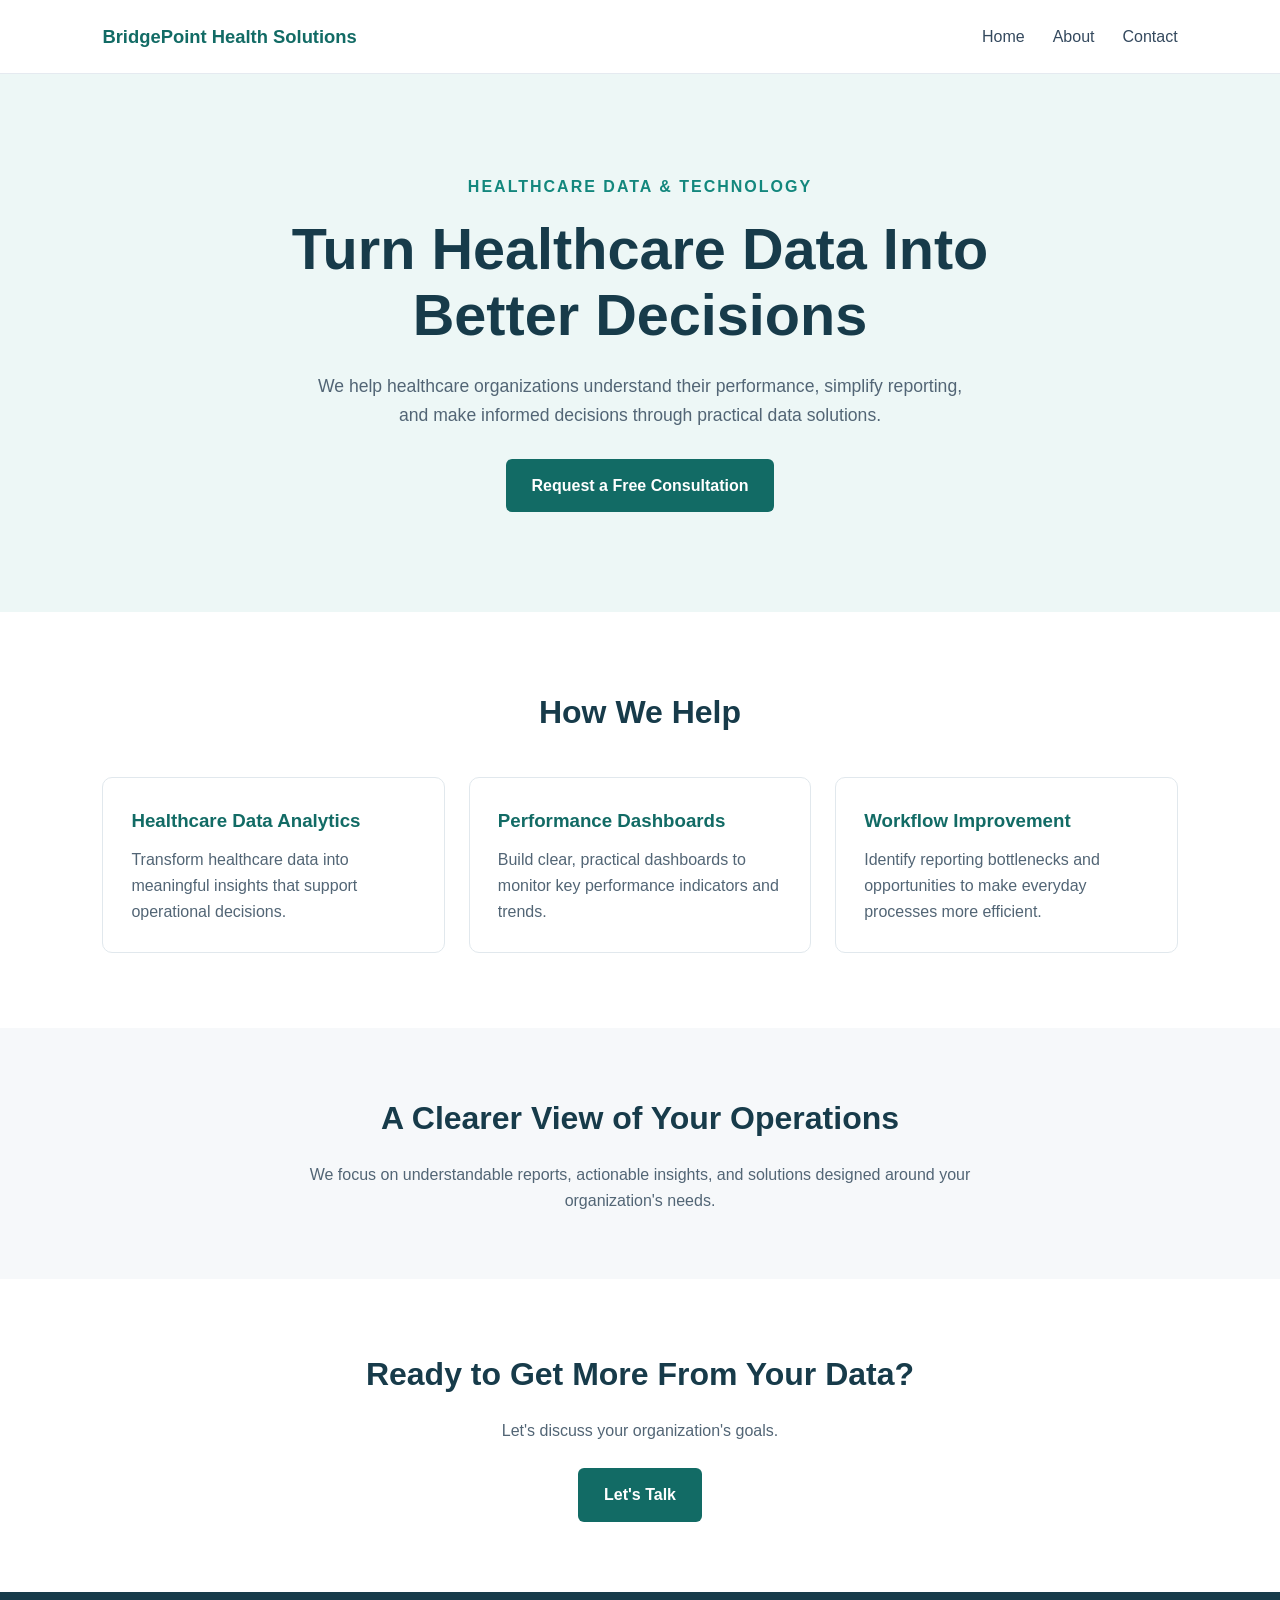
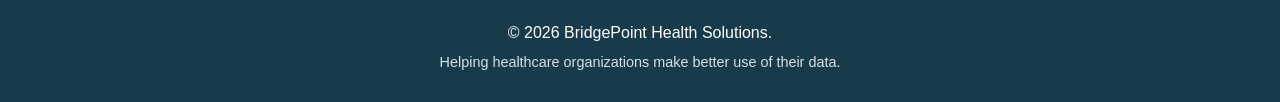
<file: index.html>
<!DOCTYPE html>
<html lang="en">
<head>
  <meta charset="UTF-8">
  <meta name="viewport" content="width=device-width, initial-scale=1.0">
  <meta name="description" content="Healthcare data and technology consulting for medical practices.">
  <title>BridgePoint Health Solutions | Home</title>
  <link rel="stylesheet" href="style.css">
</head>
<body>

  <header>
    <a href="index.html" class="logo">
      BridgePoint Health Solutions
    </a>

    <nav aria-label="Main navigation">
      <a href="index.html">Home</a>
      <a href="about.html">About</a>
      <a href="contact.html">Contact</a>
    </nav>
  </header>

  <main>
    
<section class="hero">
  <p class="eyebrow">Healthcare Data & Technology</p>

  <h1>Turn Healthcare Data Into Better Decisions</h1>

  <p>
    We help healthcare organizations understand their
    performance, simplify reporting, and make informed
    decisions through practical data solutions.
  </p>

  <a href="contact.html" class="button">
    Request a Free Consultation
  </a>
</section>

<section class="services">
  <h2>How We Help</h2>

  <div class="service-list">
    <article class="service-card">
      <h3>Healthcare Data Analytics</h3>
      <p>
        Transform healthcare data into meaningful
        insights that support operational decisions.
      </p>
    </article>

    <article class="service-card">
      <h3>Performance Dashboards</h3>
      <p>
        Build clear, practical dashboards to monitor
        key performance indicators and trends.
      </p>
    </article>

    <article class="service-card">
      <h3>Workflow Improvement</h3>
      <p>
        Identify reporting bottlenecks and opportunities
        to make everyday processes more efficient.
      </p>
    </article>
  </div>
</section>

<section class="why-us">
  <h2>A Clearer View of Your Operations</h2>
  <p>
    We focus on understandable reports, actionable
    insights, and solutions designed around your
    organization's needs.
  </p>
</section>

<section class="cta">
  <h2>Ready to Get More From Your Data?</h2>
  <p>Let's discuss your organization's goals.</p>
  <a href="contact.html" class="button">
    Let's Talk
  </a>
</section>
  </main>

  <footer>
    <p>&copy; 2026 BridgePoint Health Solutions.</p>
    <p>Helping healthcare organizations make
      better use of their data.</p>
  </footer>

</body>
</html>
</file>
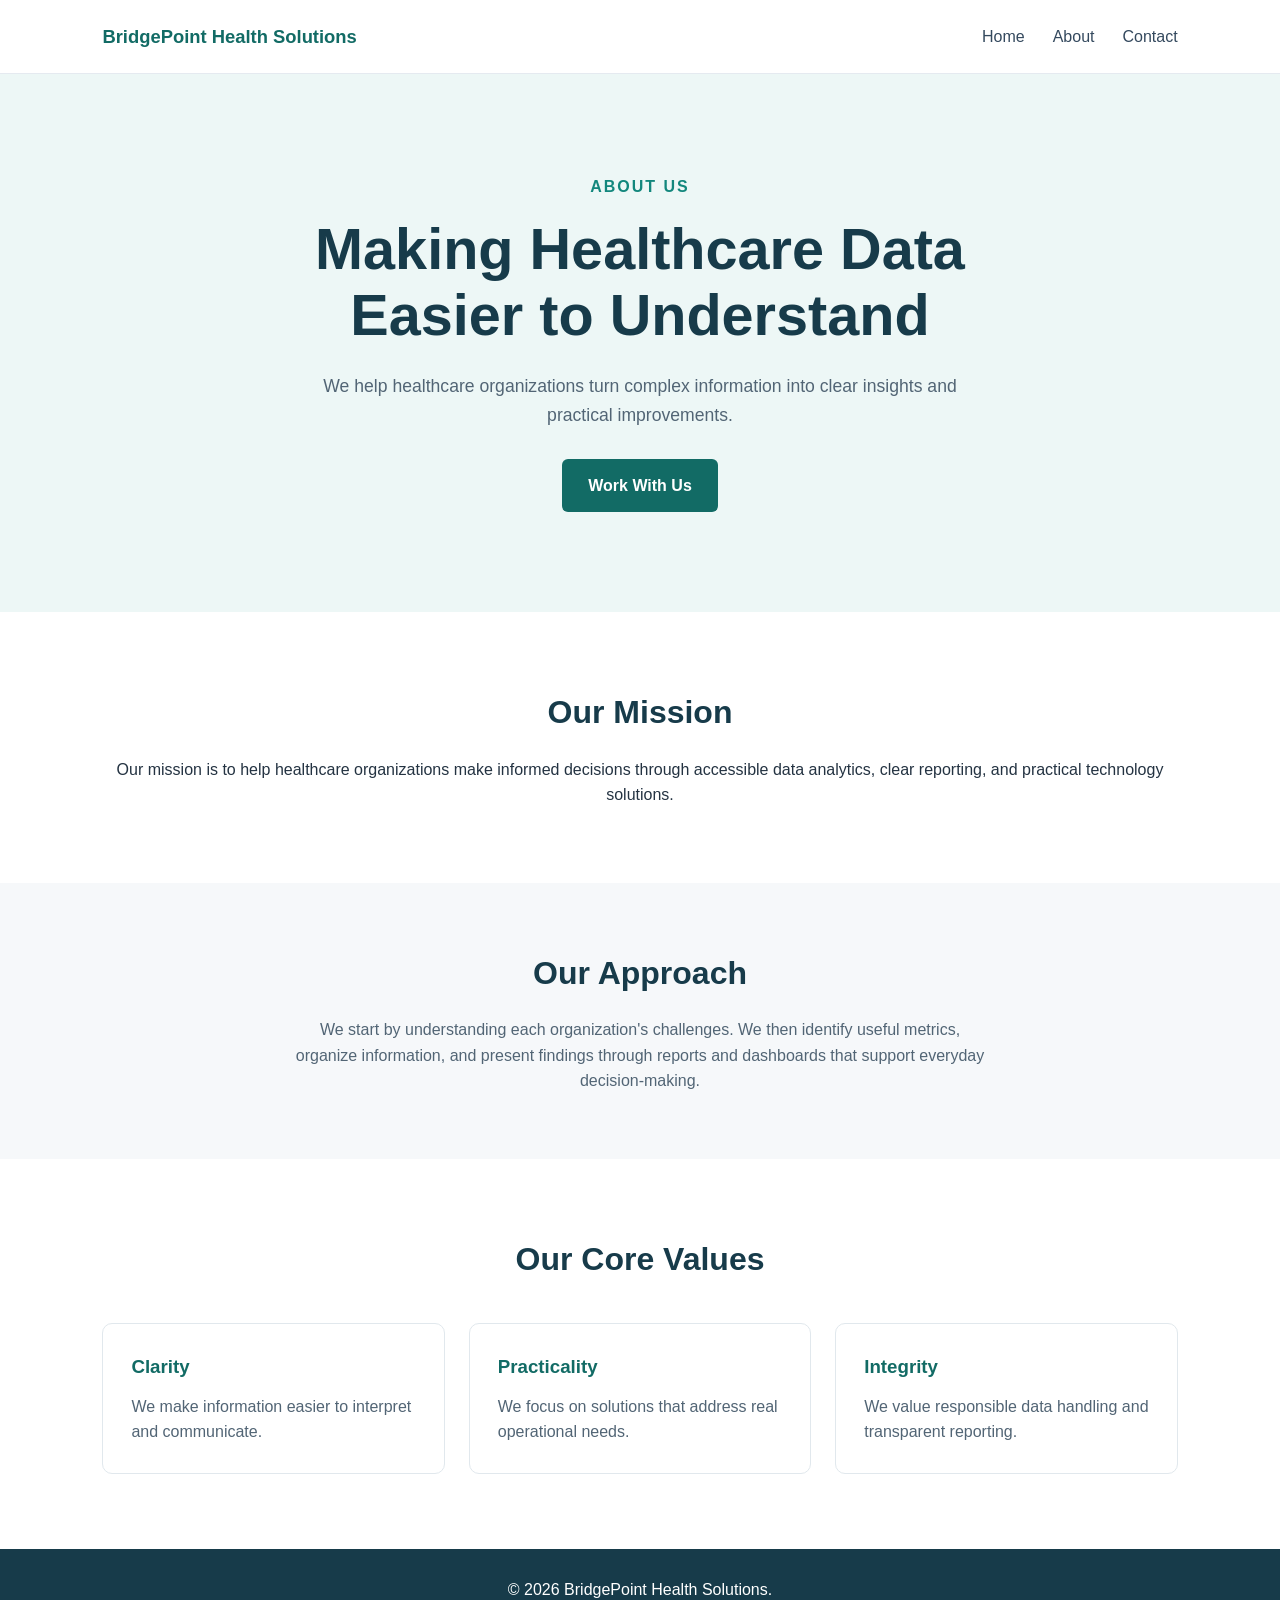
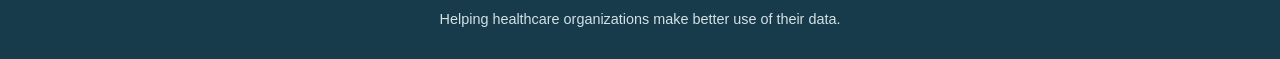
<file: about.html>
<!DOCTYPE html>
<html lang="en">
<head>
  <meta charset="UTF-8">
  <meta name="viewport" content="width=device-width, initial-scale=1.0">
  <meta name="description" content="Healthcare data and technology consulting for medical practices.">
  <title>BridgePoint Health Solutions | About</title>
  <link rel="stylesheet" href="style.css">
</head>
<body>

  <header>
    <a href="index.html" class="logo">
      BridgePoint Health Solutions
    </a>

    <nav aria-label="Main navigation">
      <a href="index.html">Home</a>
      <a href="about.html">About</a>
      <a href="contact.html">Contact</a>
    </nav>
  </header>

  <main>
    
<section class="hero">
  <p class="eyebrow">About Us</p>
  <h1>Making Healthcare Data Easier to Understand</h1>
  <p>
    We help healthcare organizations turn complex
    information into clear insights and practical
    improvements.
  </p>
  <a href="contact.html" class="button">
    Work With Us
  </a>
</section>

<section class="services">
  <h2>Our Mission</h2>
  <p>
    Our mission is to help healthcare organizations
    make informed decisions through accessible data
    analytics, clear reporting, and practical technology
    solutions.
  </p>
</section>

<section class="why-us">
  <h2>Our Approach</h2>
  <p>
    We start by understanding each organization's
    challenges. We then identify useful metrics,
    organize information, and present findings through
    reports and dashboards that support everyday
    decision-making.
  </p>
</section>

<section class="services">
  <h2>Our Core Values</h2>

  <div class="service-list">
    <article class="service-card">
      <h3>Clarity</h3>
      <p>
        We make information easier to interpret
        and communicate.
      </p>
    </article>

    <article class="service-card">
      <h3>Practicality</h3>
      <p>
        We focus on solutions that address
        real operational needs.
      </p>
    </article>

    <article class="service-card">
      <h3>Integrity</h3>
      <p>
        We value responsible data handling
        and transparent reporting.
      </p>
    </article>
  </div>
</section>
  </main>

  <footer>
    <p>&copy; 2026 BridgePoint Health Solutions.</p>
    <p>Helping healthcare organizations make
      better use of their data.</p>
  </footer>

</body>
</html>
</file>
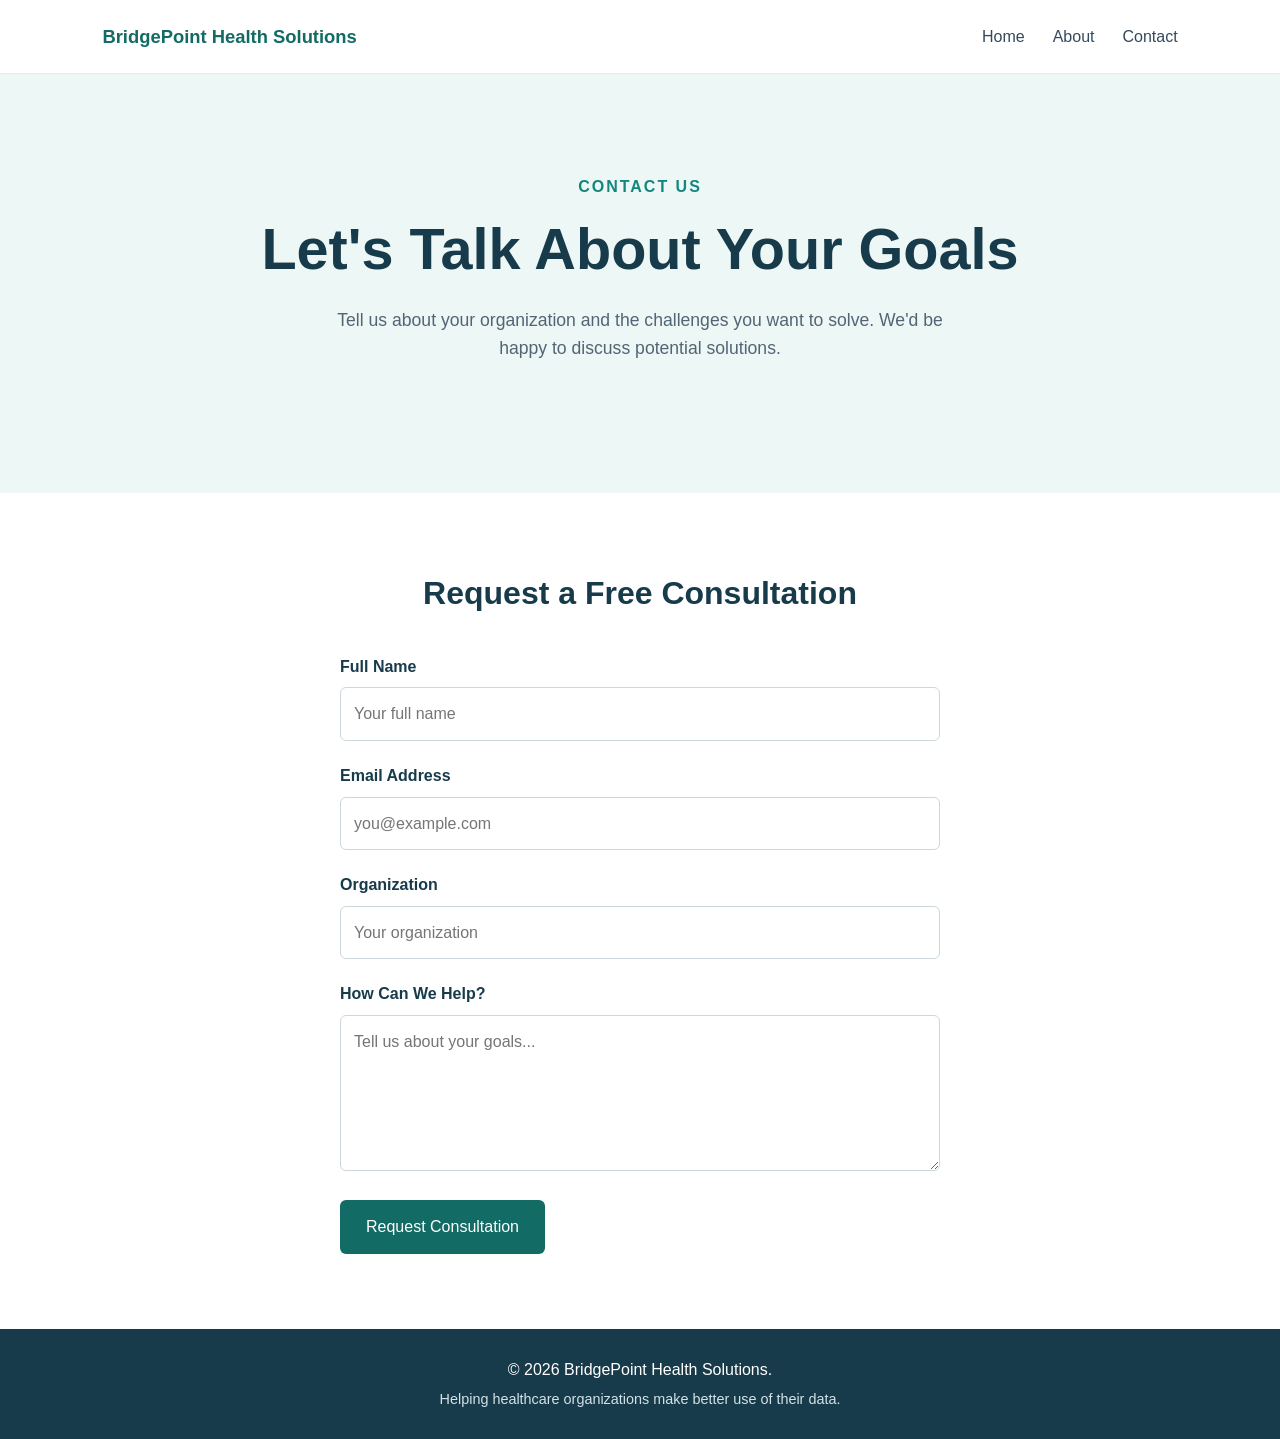
<file: contact.html>
<!DOCTYPE html>
<html lang="en">
<head>
  <meta charset="UTF-8">
  <meta name="viewport" content="width=device-width, initial-scale=1.0">
  <meta name="description" content="Healthcare data and technology consulting for medical practices.">
  <title>BridgePoint Health Solutions | Contact Me</title>
  <link rel="stylesheet" href="style.css">
</head>
<body>

  <header>
    <a href="index.html" class="logo">
      BridgePoint Health Solutions
    </a>

    <nav aria-label="Main navigation">
      <a href="index.html">Home</a>
      <a href="about.html">About</a>
      <a href="contact.html">Contact</a>
    </nav>
  </header>

  <main>
    
<section class="hero">
  <p class="eyebrow">Contact Us</p>
  <h1>Let's Talk About Your Goals</h1>
  <p>
    Tell us about your organization and the challenges
    you want to solve. We'd be happy to discuss
    potential solutions.
  </p>
</section>

<section class="services">
  <h2>Request a Free Consultation</h2>

  
<form
  class="contact-form"
  name="contact"
  method="POST"
  data-netlify="true"
  action="#"
>
  <input type="hidden" name="form-name" value="contact">

  <div class="form-group">
    <label for="name">Full Name</label>
    <input
      type="text"
      id="name"
      name="name"
      placeholder="Your full name"
      required
      minlength="2"
      aria-describedby="name-error"
    >
    <span id="name-error" class="error-message"></span>
  </div>

  <div class="form-group">
    <label for="email">Email Address</label>
    <input
      type="email"
      id="email"
      name="email"
      placeholder="you@example.com"
      required
      aria-describedby="email-error"
    >
    <span id="email-error" class="error-message"></span>
  </div>

  <div class="form-group">
    <label for="organization">Organization</label>
    <input
      type="text"
      id="organization"
      name="organization"
      placeholder="Your organization"
    >
  </div>

  <div class="form-group">
    <label for="message">How Can We Help?</label>
    <textarea
      id="message"
      name="message"
      rows="5"
      placeholder="Tell us about your goals..."
      required
      minlength="10"
      aria-describedby="message-error"
    ></textarea>
    <span id="message-error" class="error-message"></span>
  </div>

  <button type="submit" class="button">
    Request Consultation
  </button>
</form>
</section>
  </main>

  <footer>
    <p>&copy; 2026 BridgePoint Health Solutions.</p>
    <p>Helping healthcare organizations make
      better use of their data.</p>
  </footer>
 <script src="script.js"></script>
</body>
</html>
</file>
<file: style.css>
/* 1. Reset and base styles */
* {
  margin: 0;
  padding: 0;
  box-sizing: border-box;
}

body {
  font-family: Arial, Helvetica, sans-serif;
  line-height: 1.6;
  color: #243342;
  background-color: #ffffff;
}

a {
  text-decoration: none;
  color: inherit;
}

/* 2. Header and navigation */
header {
  display: flex;
  justify-content: space-between;
  align-items: center;
  padding: 22px 8%;
  background-color: #ffffff;
  border-bottom: 1px solid #e5eaf0;
}

.logo {
  font-size: 1.15rem;
  font-weight: bold;
  color: #126b65;
}

nav {
  display: flex;
  gap: 28px;
}

nav a {
  color: #34495e;
  font-weight: 500;
}

nav a:hover {
  color: #13877d;
}

/* 3. Hero section */
.hero {
  padding: 100px 8%;
  background-color: #edf7f6;
  text-align: center;
}

.eyebrow {
  color: #13877d;
  font-weight: bold;
  text-transform: uppercase;
  letter-spacing: 2px;
  margin-bottom: 16px;
}

.hero h1 {
  max-width: 800px;
  margin: 0 auto 24px;
  font-size: clamp(2.2rem, 5vw, 3.6rem);
  line-height: 1.15;
  color: #173b4a;
}

.hero p:not(.eyebrow) {
  max-width: 650px;
  margin: 0 auto 30px;
  color: #526575;
  font-size: 1.1rem;
}

/* 4. Buttons */
.button {
  display: inline-block;
  padding: 14px 26px;
  background-color: #126b65;
  color: #ffffff;
  border-radius: 6px;
  font-weight: bold;
  transition: background-color 0.2s ease;
}

.button:hover {
  background-color: #0b504b;
}

/* 5. Services section */
.services {
  padding: 75px 8%;
  text-align: center;
}

.services h2,
.why-us h2,
.cta h2 {
  font-size: 2rem;
  margin-bottom: 18px;
  color: #173b4a;
}

.service-list {
  display: grid;
  grid-template-columns: repeat(3, minmax(0, 1fr));
  gap: 24px;
  margin-top: 38px;
  text-align: left;
}

.service-card {
  padding: 28px;
  border: 1px solid #e1e8ed;
  border-radius: 10px;
  background-color: #ffffff;
}

.service-card h3 {
  color: #126b65;
  margin-bottom: 12px;
}

.service-card p,
.why-us p,
.cta p {
  color: #526575;
}

/* 6. Why us section */
.why-us {
  padding: 65px 8%;
  text-align: center;
  background-color: #f6f8fa;
}

.why-us p {
  max-width: 700px;
  margin: 0 auto;
}

/* 7. Call to action */
.cta {
  padding: 70px 8%;
  text-align: center;
}

.cta p {
  margin-bottom: 25px;
}

/* 8. Footer */
footer {
  padding: 28px 8%;
  text-align: center;
  background-color: #173b4a;
  color: #ffffff;
}

footer p + p {
  margin-top: 5px;
  color: #d3e1e7;
  font-size: 0.9rem;
}

/* 9. Responsive layout for phones and tablets */
@media (max-width: 768px) {
  header {
    flex-direction: column;
    gap: 16px;
  }

  nav {
    gap: 20px;
  }

  .hero {
    padding: 70px 6%;
  }

  .service-list {
    grid-template-columns: 1fr;
  }

  .services,
  .why-us,
  .cta {
    padding: 50px 6%;
  }
}


/* Contact form */
.contact-form {
  max-width: 600px;
  margin: 35px auto 0;
  text-align: left;
}

.form-group {
  margin-bottom: 22px;
}

.form-group label {
  display: block;
  margin-bottom: 8px;
  font-weight: bold;
  color: #173b4a;
}

.form-group input,
.form-group textarea {
  width: 100%;
  padding: 13px;
  font: inherit;
  color: #243342;
  border: 1px solid #ccd6dd;
  border-radius: 6px;
  background-color: #ffffff;
}

.form-group input:focus,
.form-group textarea:focus {
  outline: 2px solid #13877d;
  outline-offset: 2px;
}

.form-group textarea {
  resize: vertical;
}

.contact-form button {
  border: none;
  font: inherit;
  cursor: pointer;
}
</file>
